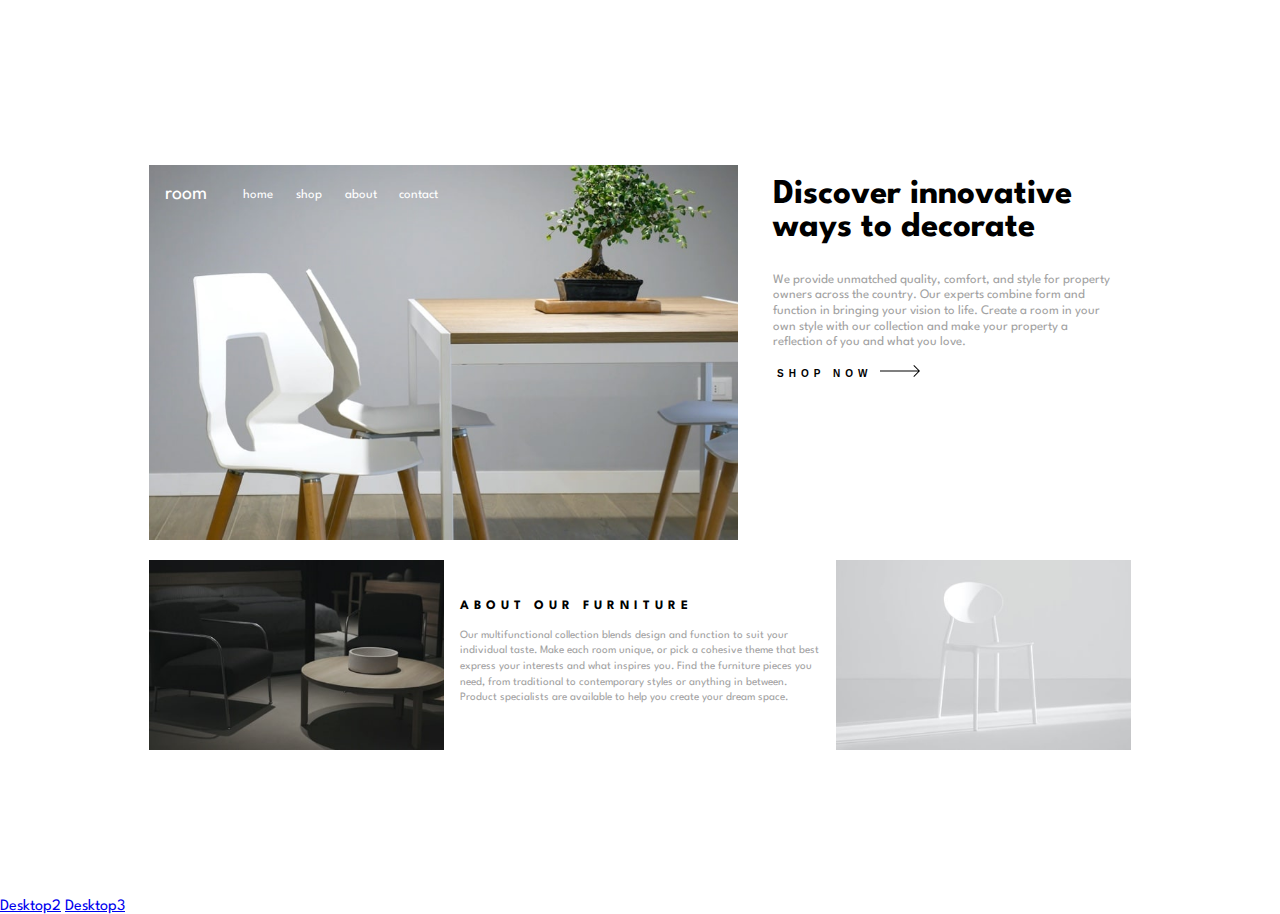
<file: index.html>
<!DOCTYPE html>
<html lang="en">
<head>
    <meta charset="UTF-8">
    <meta http-equiv="X-UA-Compatible" content="IE=edge">
    <meta name="viewport" content="width=device-width, initial-scale=1.0">
    <title>Active State</title>
    <link rel="stylesheet" href="index.css">
</head>
<body>
    <div class="Grid">
        <div class="Container">
            <p class="desktopimage"><img src="images/desktop-image-hero-1.jpg" width="100%" height="100%" alt=""></p>
            <p class="mobileimage"><img  src="images/mobile-image-hero-1.jpg" width="400px" height="400px" alt=""></p>
            <div class="topleft"> 
                <p class="hamburger"><img src="images/icon-hamburger.svg" width="20px" alt=""></p>
                <p class="home"><a class="link" href="#">room</a></p></div>
               <div>
                <ul class="mylinks">
                <li><a class="link" href="#">home</a></li>
                <li><a class="link" href="#">shop</a></li>
                <li><a class="link" href="#">about</a></li>
                <li><a class="link" href="#">contact</a></li>
                </ul>
            </div>
        </div>
            
        <div class="Container2"><h2>Discover innovative ways to decorate</h2> 

            <p id="text1"> We provide unmatched quality, comfort, and style for property owners across the country. 
                Our experts combine form and function in bringing your vision to life. Create a room in your 
                own style with our collection and make your property a reflection of you and what you love.</p>
                <Button>SHOP NOW <img src="images/icon-arrow.svg" alt=""></Button>
                </div>

        <div class="Container3">
            <img src="images/image-about-dark.jpg" width="100%" height="100%" alt=""></div>
    
        <div class="Container4"><p id="furniture">ABOUT OUR FURNITURE</p> 

           <p id="text2">Our multifunctional collection blends design and function to suit your individual taste.
            Make each room unique, or pick a cohesive theme that best express your interests and what
            inspires you. Find the furniture pieces you need, from traditional to contemporary styles
            or anything in between. Product specialists are available to help you create your dream space. </p></div>
        <div class="Container5">
            <img src="images/image-about-light.jpg" width="100%" height="100%" alt="">
        </div>    
    </div>

    <div>
        <a href="/Desktop2.html">Desktop2</a> <a href="/Desktop3.html">Desktop3</a>
    </div>
       
    
    
</body>
</html>
</file>
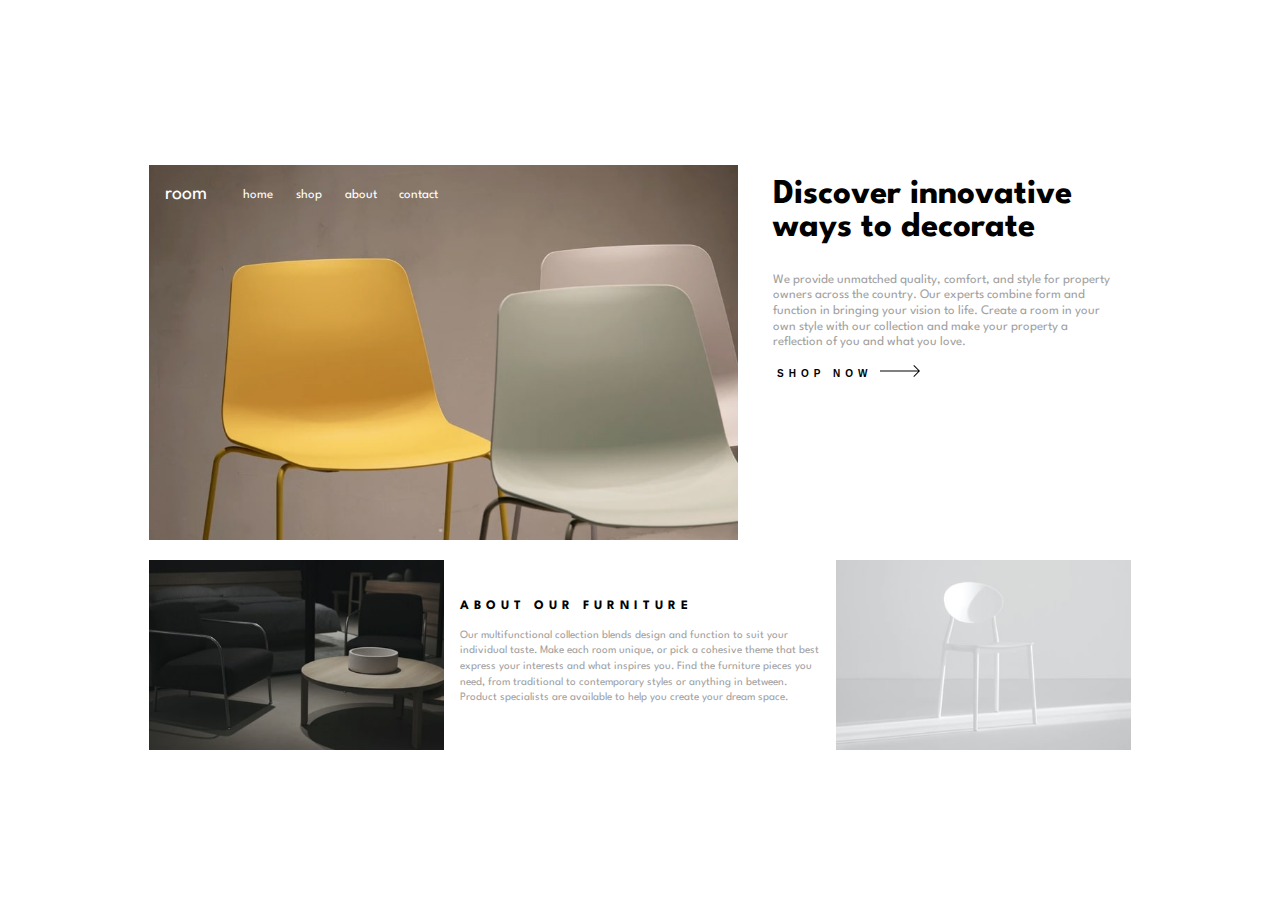
<file: Desktop2.html>
<!DOCTYPE html>
<html lang="en">
<head>
    <meta charset="UTF-8">
    <meta http-equiv="X-UA-Compatible" content="IE=edge">
    <meta name="viewport" content="width=device-width, initial-scale=1.0">
    <title>Desktop2</title>
    <link rel="stylesheet" href="index.css">
</head>
<body>
    <div class="Grid">
        <div class="Container">
            <p class="desktopimage"><img src="images/desktop-image-hero-2.jpg" width="100%" height="100%" alt=""></p>
                   <p class="mobileimage"><img src="images/mobile-image-hero-2.jpg" width="400px" height="400px" alt=""></p>
            <div class="topleft"> 
                <p class="hamburger"><img src="images/icon-hamburger.svg" width="20px" alt=""></p>
                <p class="home"><a class="link" href="#">room</a></p></div>
               <div>
                <ul class="mylinks">
                <li><a class="link" href="#">home</a></li>
                <li><a class="link" href="#">shop</a></li>
                <li><a class="link" href="#">about</a></li>
                <li><a class="link" href="#">contact</a></li>
                </ul>
            </div>
        </div>
            
        <div class="Container2"><h2>Discover innovative ways to decorate</h2> 

            <p id="text1"> We provide unmatched quality, comfort, and style for property owners across the country. 
                Our experts combine form and function in bringing your vision to life. Create a room in your 
                own style with our collection and make your property a reflection of you and what you love.</p>
                <Button>SHOP NOW <img src="images/icon-arrow.svg" alt=""></Button>
                </div>

        <div class="Container3">
            <img src="images/image-about-dark.jpg" width="100%" height="100%" alt=""></div>
    
        <div class="Container4"><p id="furniture">ABOUT OUR FURNITURE</p> 

           <p id="text2">Our multifunctional collection blends design and function to suit your individual taste.
            Make each room unique, or pick a cohesive theme that best express your interests and what
            inspires you. Find the furniture pieces you need, from traditional to contemporary styles
            or anything in between. Product specialists are available to help you create your dream space. </p></div>
        <div class="Container5">
            <img src="images/image-about-light.jpg" width="100%" height="100%" alt="">
        </div>    
    </div>
       
    
    
</body>
</html>
</file>
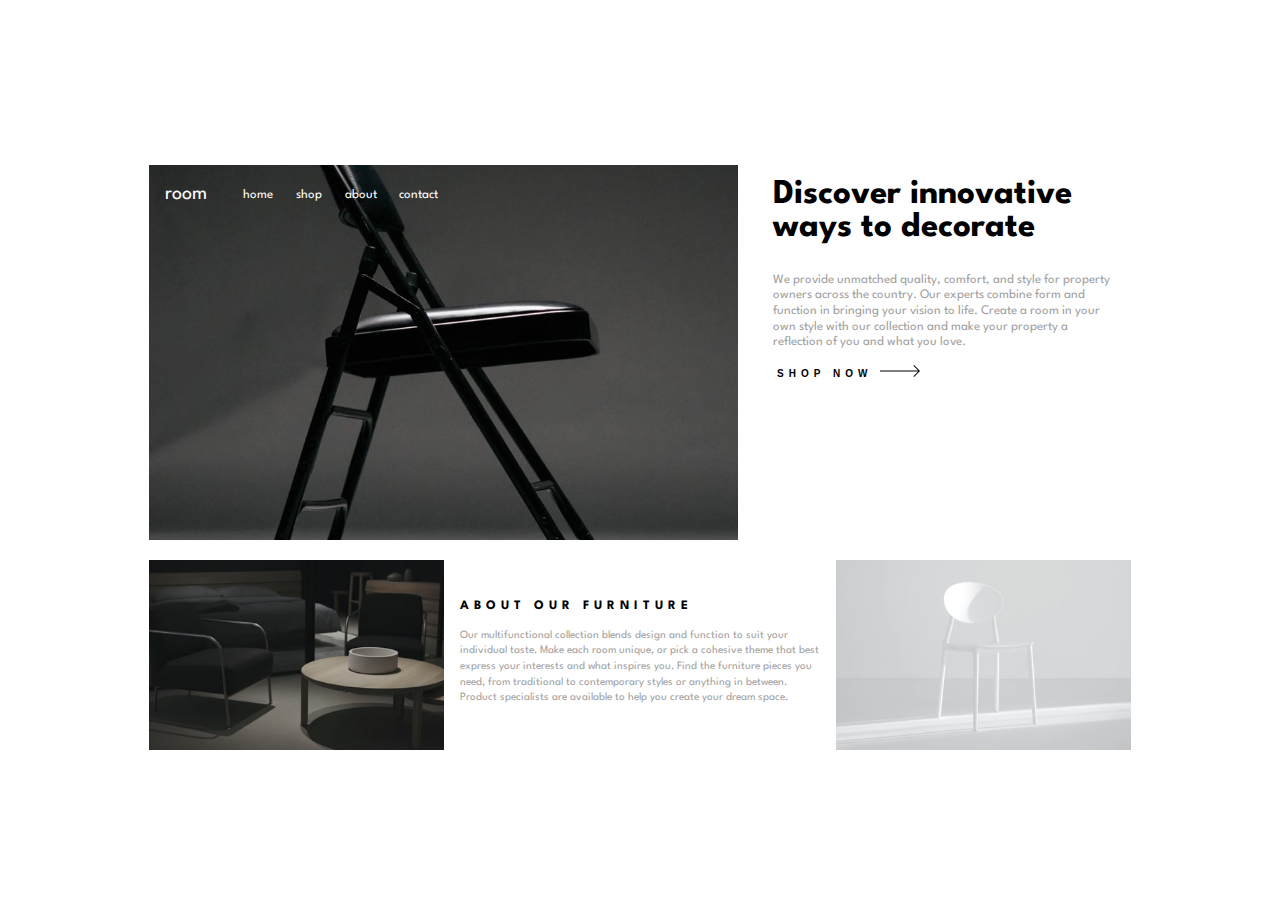
<file: Desktop3.html>
<!DOCTYPE html>
<html lang="en">
<head>
    <meta charset="UTF-8">
    <meta http-equiv="X-UA-Compatible" content="IE=edge">
    <meta name="viewport" content="width=device-width, initial-scale=1.0">
    <title>Desktop3</title>
    <link rel="stylesheet" href="index.css">
</head>
<body>
    <div class="Grid">
        <div class="Container">
            <p class="desktopimage"><img src="images/desktop-image-hero-3.jpg" width="100%" height="100%" alt=""></p>
                   <p class="mobileimage"><img src="images/mobile-image-hero-3.jpg" width="400px" height="400px" alt=""></p>
            <div class="topleft"> 
                <p class="hamburger"><img src="images/icon-hamburger.svg" width="20px" alt=""></p>
                <p class="home"><a class="link" href="#">room</a></p></div>
               <div>
                <ul class="mylinks">
                <li><a class="link" href="#">home</a></li>
                <li><a class="link" href="#">shop</a></li>
                <li><a class="link" href="#">about</a></li>
                <li><a class="link" href="#">contact</a></li>
                </ul>
            </div>
        </div>
            
        <div class="Container2"><h2>Discover innovative ways to decorate</h2> 

            <p id="text1"> We provide unmatched quality, comfort, and style for property owners across the country. 
                Our experts combine form and function in bringing your vision to life. Create a room in your 
                own style with our collection and make your property a reflection of you and what you love.</p>
                <Button>SHOP NOW <img src="images/icon-arrow.svg" alt=""></Button>
                </div>

        <div class="Container3">
            <img src="images/image-about-dark.jpg" width="100%" height="100%" alt=""></div>
    
        <div class="Container4"><p id="furniture">ABOUT OUR FURNITURE</p> 

           <p id="text2">Our multifunctional collection blends design and function to suit your individual taste.
            Make each room unique, or pick a cohesive theme that best express your interests and what
            inspires you. Find the furniture pieces you need, from traditional to contemporary styles
            or anything in between. Product specialists are available to help you create your dream space. </p></div>
        <div class="Container5">
            <img src="images/image-about-light.jpg" width="100%" height="100%" alt="">
        </div>    
    </div>
       
    
    
</body>
</html>
</file>
<file: index.css>
@import url('https://fonts.googleapis.com/css2?family=League+Spartan:wght@400;500;700&display=swap');
body {
    font-family: "league spartan", cursive;
    margin: 0;
    padding: 0;
}

.Container {
    position: relative;
    color:white;
    grid-column: 1/span 2;
    grid-row: 1;
    /*grid-column-start: 1;
    grid-column-end: 3;*/
}


.Container > div {
    position: absolute;
    text-align: left;
    top: 16px;
    left: 16px;
}

.topleft {
    word-spacing: 5pt;
    display: inline-flex;
    width: 20rem;
    margin-left: 0rem;
    font-size: 20px;
}
    a.link {
        text-decoration: none; color: white; 
    }
    a.link:visited {
        text-decoration: none; color: white
    }
    a.link:hover {
        text-decoration: underline; color: white; cursor: pointer;
    }
    a.link :active {
        text-decoration: none; color: white; font: 150%;
    }

.mylinks {
    display:inline-flex;
    list-style: none;
    width:15rem;
    justify-content: space-evenly;
    margin-left: 1rem;
    margin-top: 1.5rem;
    font-size: small;
}



.Grid {
    display: grid;
    grid-template-columns: 30% 30% 10% 30%;
    margin: 7rem;
    padding: 2.3rem;
    /*background-color: aqua;*/
}

.Container2 h2
{
    font-size: 35px;
}

#text1 {
    font-size: 13px;
    color: hsl(0, 0%, 63%);
    line-height: 1.2;
}

.Container2 {
    grid-column: 3/span 2;
    grid-row:1;
    padding-left: 2.2rem;
    padding-right: 1rem;
    /*grid-column-start: 3;
    grid-column-end: 5;
    background-color: black;*/
}

Button {
background-color: white;
width: 10rem;
cursor: pointer;
border: none;
margin-left:-0.3rem;
letter-spacing: 5px;
font-size: 10px;
font-weight: 700;
}

#text2 {
    color:hsl(0, 0%, 63%);
}

.Container4 {
    /*background-color: blue;*/
    font-size: 11.2px;
    line-height: 1.4;
    grid-column: 2/span 2;
    grid-row: 2;
    padding-top: 1.5rem;
    padding-right: 1rem;
    padding-left: 1rem;
    /*grid-column-start: 7;
    grid-column-end: 9;*/
}

#furniture {
    font-weight: 700;
    font-size: 13px;
    letter-spacing: 5px;
}

@media screen and (max-width: 700px) {
    .Grid {
        display:block;
        margin-left: -2rem;
        margin-right: -2rem;
        margin-top: -2rem;
        margin-bottom: -1rem;
    }

    .mobileimage img {
        display: block;
    }

    .desktopimage img {
        display: none;
    }

    .Container2 {
        width: 400px;
        height: 400px;
        padding-left: 2rem;
        padding-right: 2rem;
    }

    .Container4 {
        width: 400px;
        height: 300px;
        padding-left: 2rem;
        padding-right: 2rem;
    }

    #text1 {
        height:200px;
        font-size: 19px;
        width: 360px;
    }

    #text2 {
        height:200px;
        width: 360px;
        font-size: 18px;
    }

    .Container3 img {
        width: 400px;
        height: 200px;
    }

    .Container5 img {
        width: 400px;
        height: 200px;
    }

    .mylinks {
        display:none;
    }

    h2 {
        font-size: 25px;
        width: 350px;
        height: 80px;
    }

    .home {
        margin-left: 6rem;
        font-size: 20px;
    }

}

@media screen and (min-width:700px) {
    .mobileimage img {
        display: none;
    }

    .hamburger img {
        display: none;
    }

}
</file>
